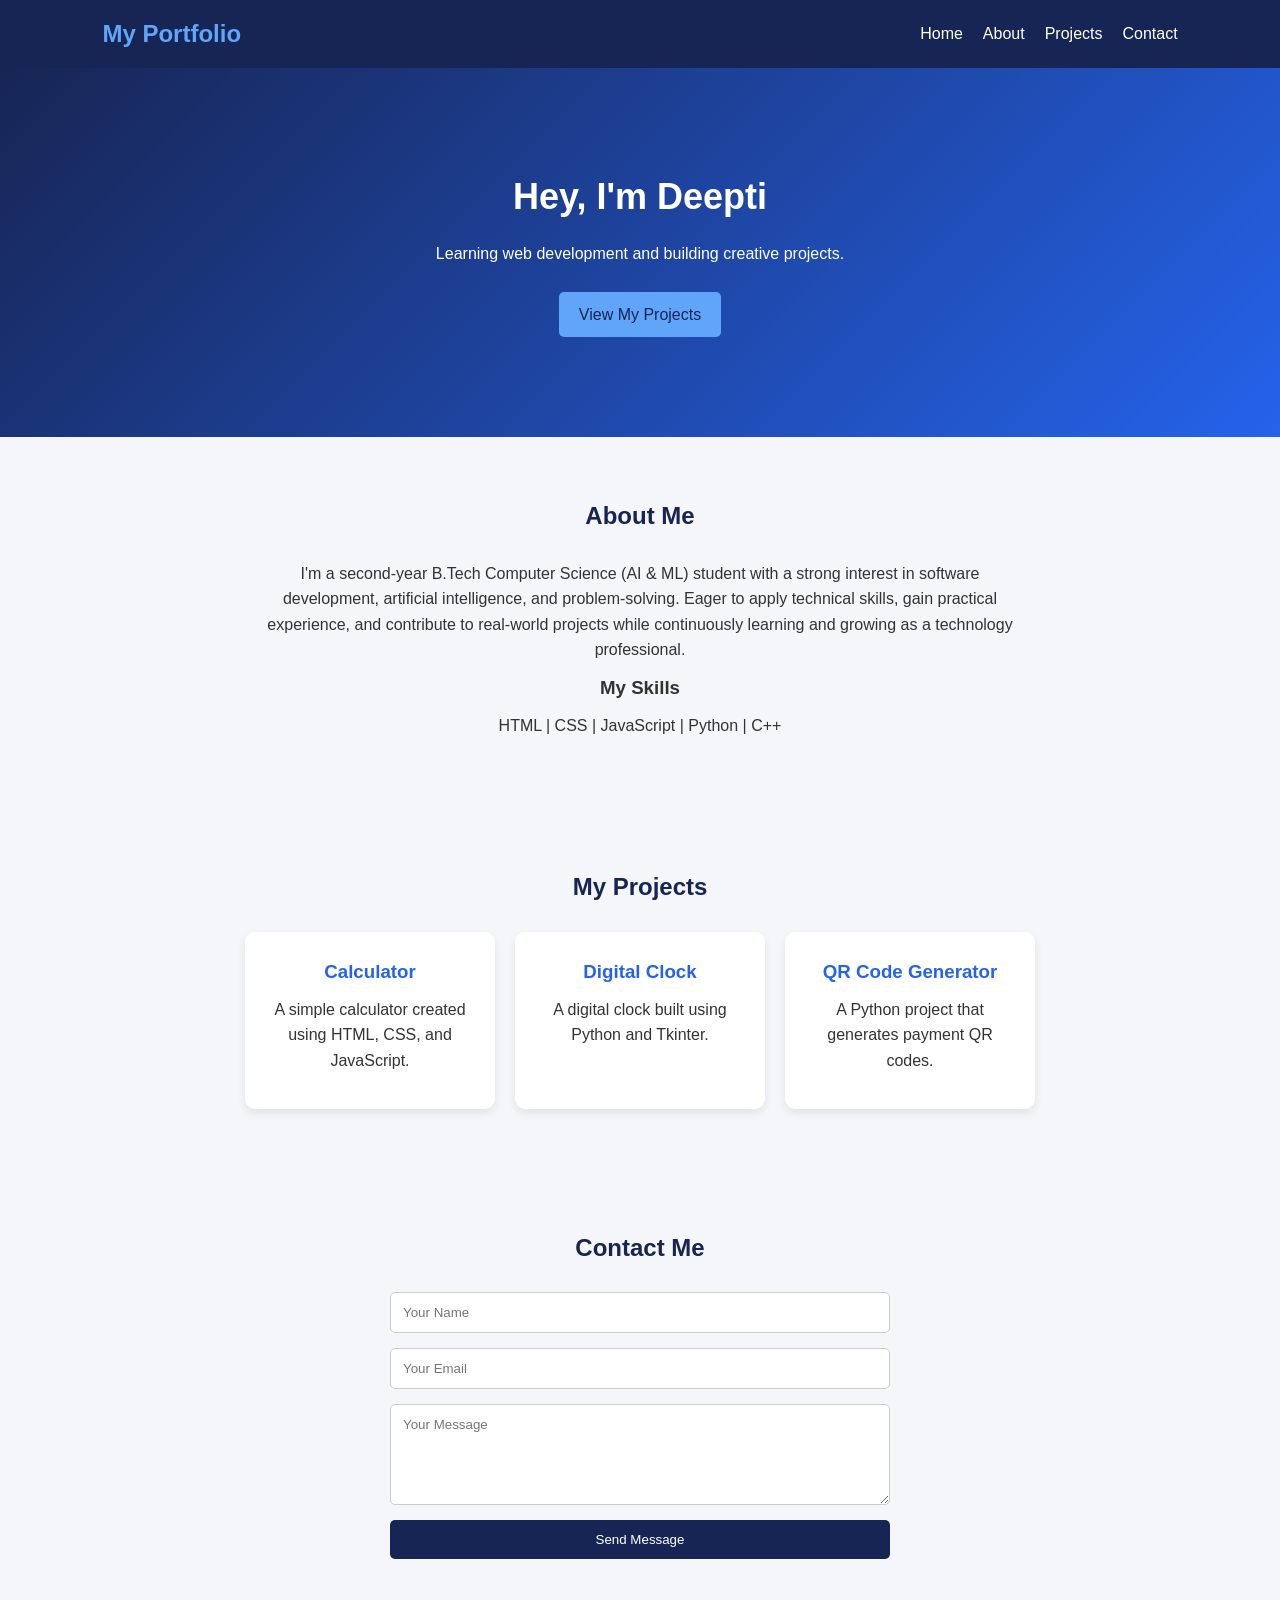
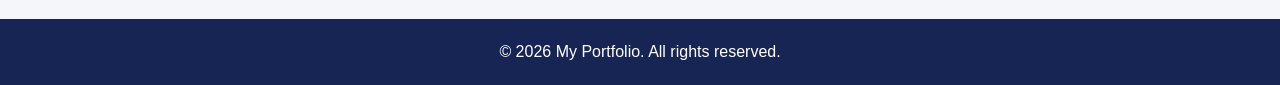
<file: Experiment-2/index.html>
<!DOCTYPE html>
<html lang="en">
<head>
    <meta charset="UTF-8">
    <meta name="viewport" content="width=device-width, initial-scale=1.0">
    <title>My Portfolio</title>
    <link rel="stylesheet" href="exp2.css">
</head>
<body>
    <header>
        <nav>
            <h2 class="logo">My Portfolio</h2>
            <ul>
                <li><a href="#home">Home</a></li>
                <li><a href="#about">About</a></li>
                <li><a href="#projects">Projects</a></li>
                <li><a href="#contact">Contact</a></li>
            </ul>
        </nav>
    </header>

    <section id="home" class="hero">
        <h1>Hey, I'm Deepti</h1>
        <p>Learning web development and building creative projects.</p>
        <a href="#projects" class="btn">View My Projects</a>
    </section>

    <section id="about" class="section">
        <h2>About Me</h2>
        <p>
            I'm a second-year B.Tech Computer Science (AI & ML) student with a strong interest in software development, artificial intelligence, and problem-solving. Eager to apply technical skills, gain practical experience, and contribute to real-world projects while continuously learning and growing as a technology professional.
        </p>
        <h3>My Skills</h3>
        <p>HTML | CSS | JavaScript | Python | C++</p>
    </section>

    <section id="projects" class="section">
        <h2>My Projects</h2>
        <div class="project-container">
            <div class="project-card">
                <h3>Calculator</h3>
                <p>A simple calculator created using HTML, CSS, and JavaScript.</p>
            </div>
            <div class="project-card">
                <h3>Digital Clock</h3>
                <p>A digital clock built using Python and Tkinter.</p>
            </div>
            <div class="project-card">
                <h3>QR Code Generator</h3>
                <p>A Python project that generates payment QR codes.</p>
            </div>
        </div>
    </section>
    <section id="contact" class="section">
        <h2>Contact Me</h2>

        <form action="#" method="post">
            <input type="text" name="name"
                   placeholder="Your Name" required>

            <input type="email" name="email"
                   placeholder="Your Email" required>

            <textarea name="message"
                      placeholder="Your Message"
                      rows="5" required></textarea>

            <button type="submit">Send Message</button>
        </form>
    </section>
    <footer>
        <p>&copy; 2026 My Portfolio. All rights reserved.</p>
    </footer>
</body>
</html>
</file>
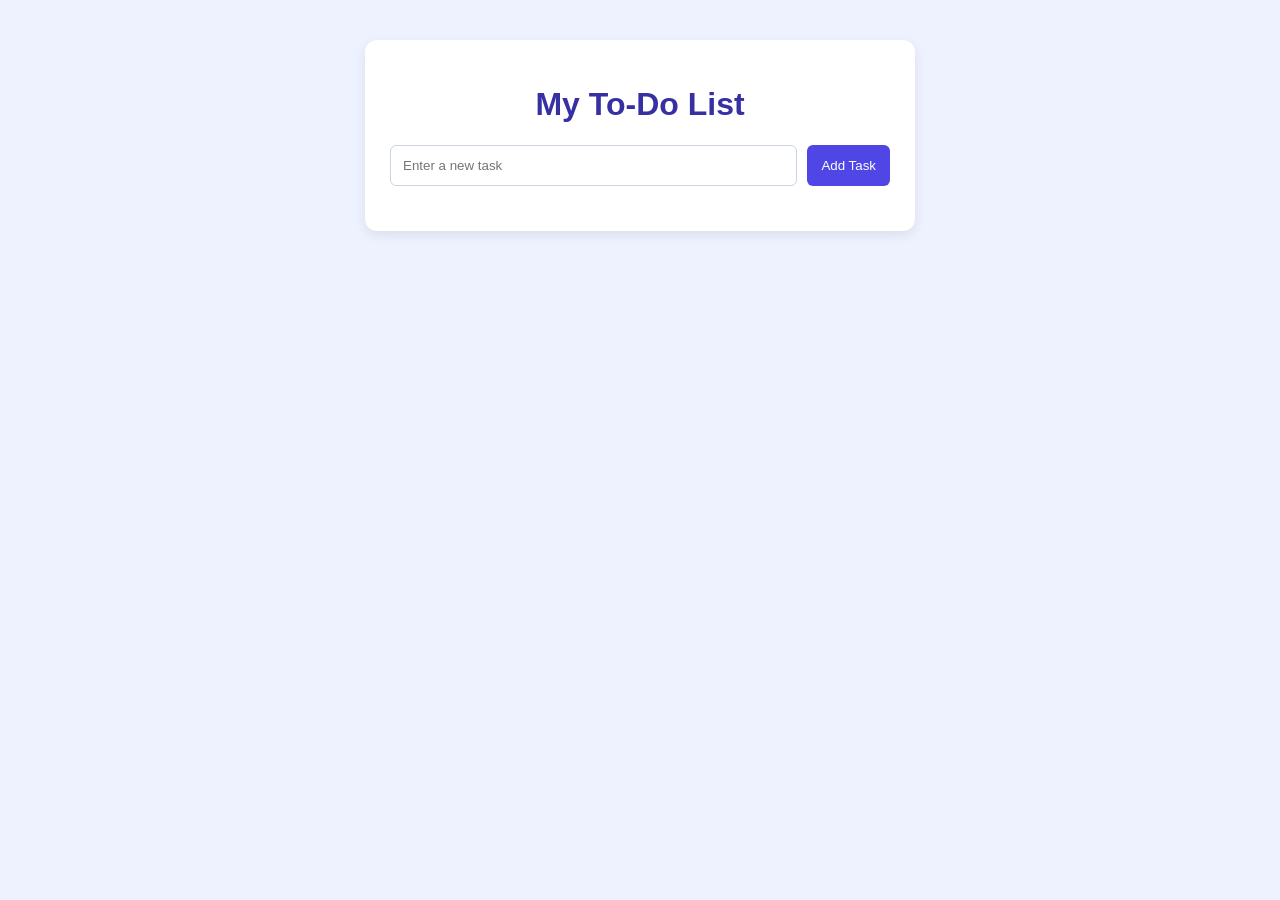
<file: Experiment-3/index.html>
<!DOCTYPE html>
<html lang="en">
<head>
    <meta charset="UTF-8">
    <meta name="viewport" content="width=device-width, initial-scale=1.0">
    <title>To-Do List</title>
    <link rel="stylesheet" href="style.css">
</head>
<body>
    <div class="container">
        <h1>My To-Do List</h1>
        <div class="input-area">
            <input type="text" id="taskInput"
                   placeholder="Enter a new task">
            <button id="addBtn">Add Task</button>
        </div>
        <ul id="taskList"></ul>
    </div>
    <script src="script.js"></script>
</body>
</html>
</file>
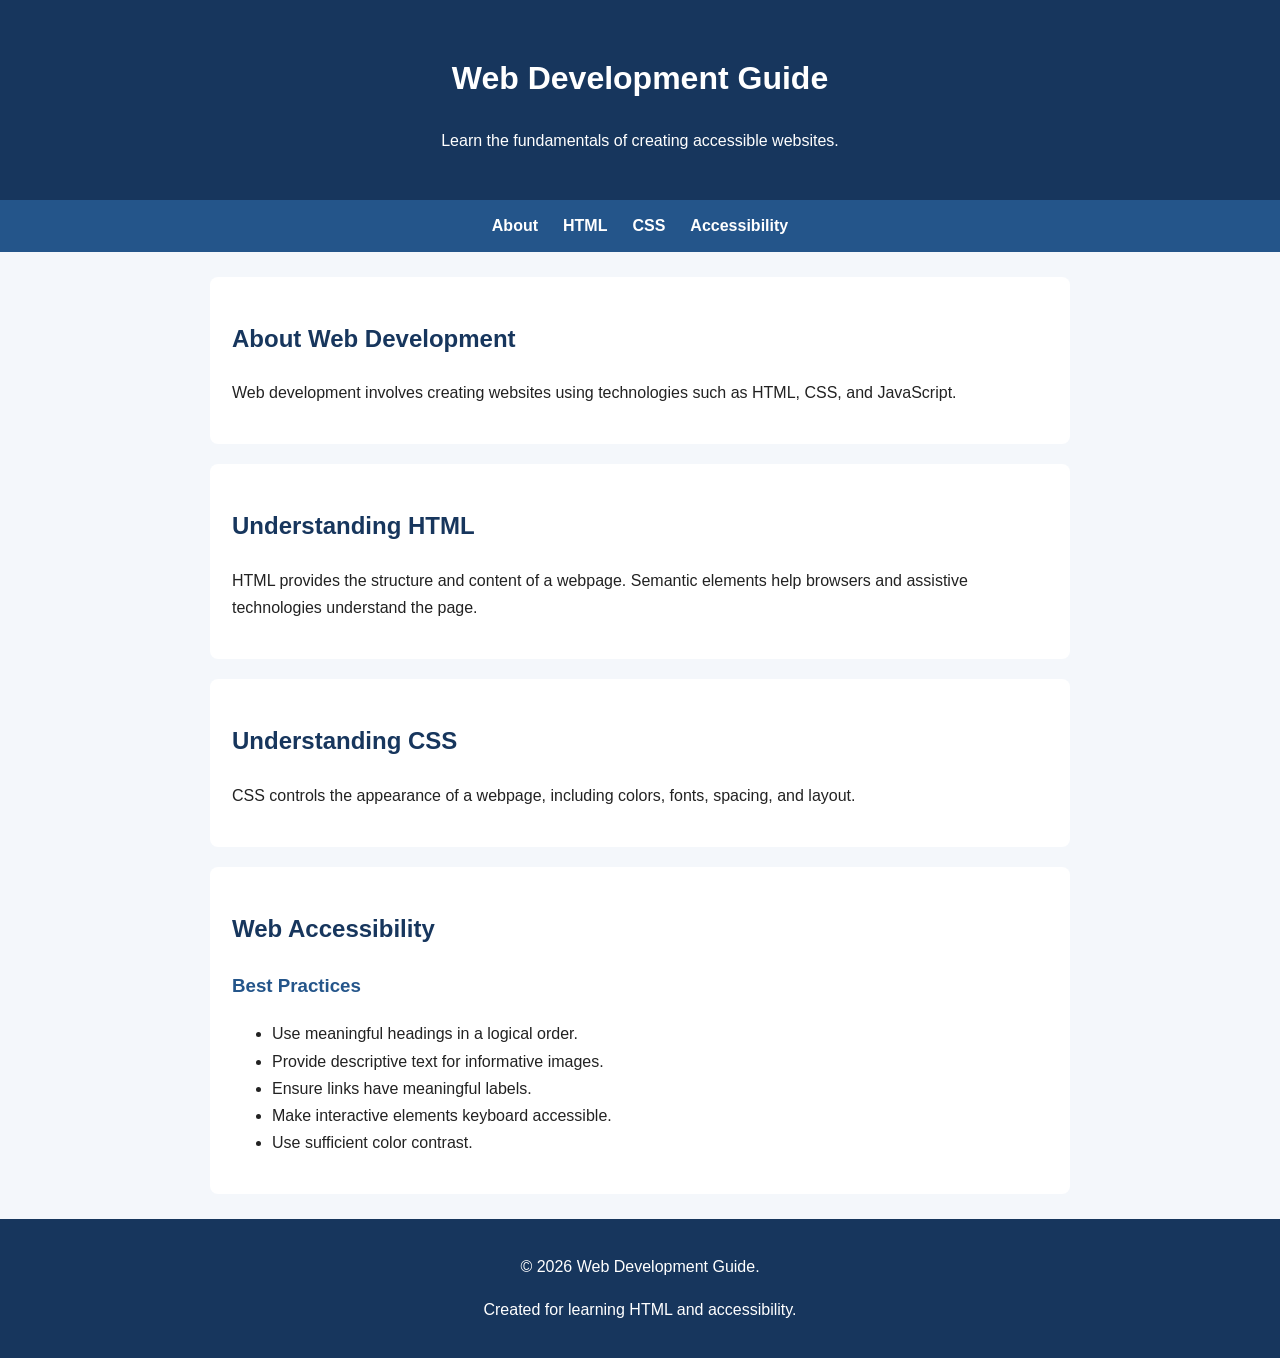
<file: Experiment-4/index.html>
<!DOCTYPE html>
<html lang="en">
<head>
    <meta charset="UTF-8">
    <meta name="viewport"
          content="width=device-width, initial-scale=1.0">
    <title>Web Development Guide | Learn HTML and CSS</title>
    <meta name="description"
          content="Learn the basics of HTML, CSS, semantic HTML,
          SEO, and web accessibility in this beginner-friendly guide.">
    <meta name="robots" content="index, follow">
    <link rel="stylesheet" href="style.css">
</head>
<body>
    <header>
        <h1>Web Development Guide</h1>
        <p>Learn the fundamentals of creating accessible websites.</p>
    </header>
    <nav aria-label="Main navigation">
        <ul>
            <li><a href="#about">About</a></li>
            <li><a href="#html">HTML</a></li>
            <li><a href="#css">CSS</a></li>
            <li><a href="#accessibility">Accessibility</a></li>
        </ul>
    </nav>
    <main>
        <section id="about">
            <h2>About Web Development</h2>
            <p>
                Web development involves creating websites using
                technologies such as HTML, CSS, and JavaScript.
            </p>
        </section>
        <section id="html">
            <h2>Understanding HTML</h2>
            <p>
                HTML provides the structure and content of a webpage.
                Semantic elements help browsers and assistive
                technologies understand the page.
            </p>
        </section>
        <section id="css">
            <h2>Understanding CSS</h2>
            <p>
                CSS controls the appearance of a webpage,
                including colors, fonts, spacing, and layout.
            </p>
        </section>
        <section id="accessibility">
            <h2>Web Accessibility</h2>
            <h3>Best Practices</h3>
            <ul>
                <li>Use meaningful headings in a logical order.</li>
                <li>Provide descriptive text for informative images.</li>
                <li>Ensure links have meaningful labels.</li>
                <li>Make interactive elements keyboard accessible.</li>
                <li>Use sufficient color contrast.</li>
            </ul>
        </section>
    </main>
    <footer>
        <p>&copy; 2026 Web Development Guide.</p>
        <p>Created for learning HTML and accessibility.</p>
    </footer>
</body>
</html>
</file>
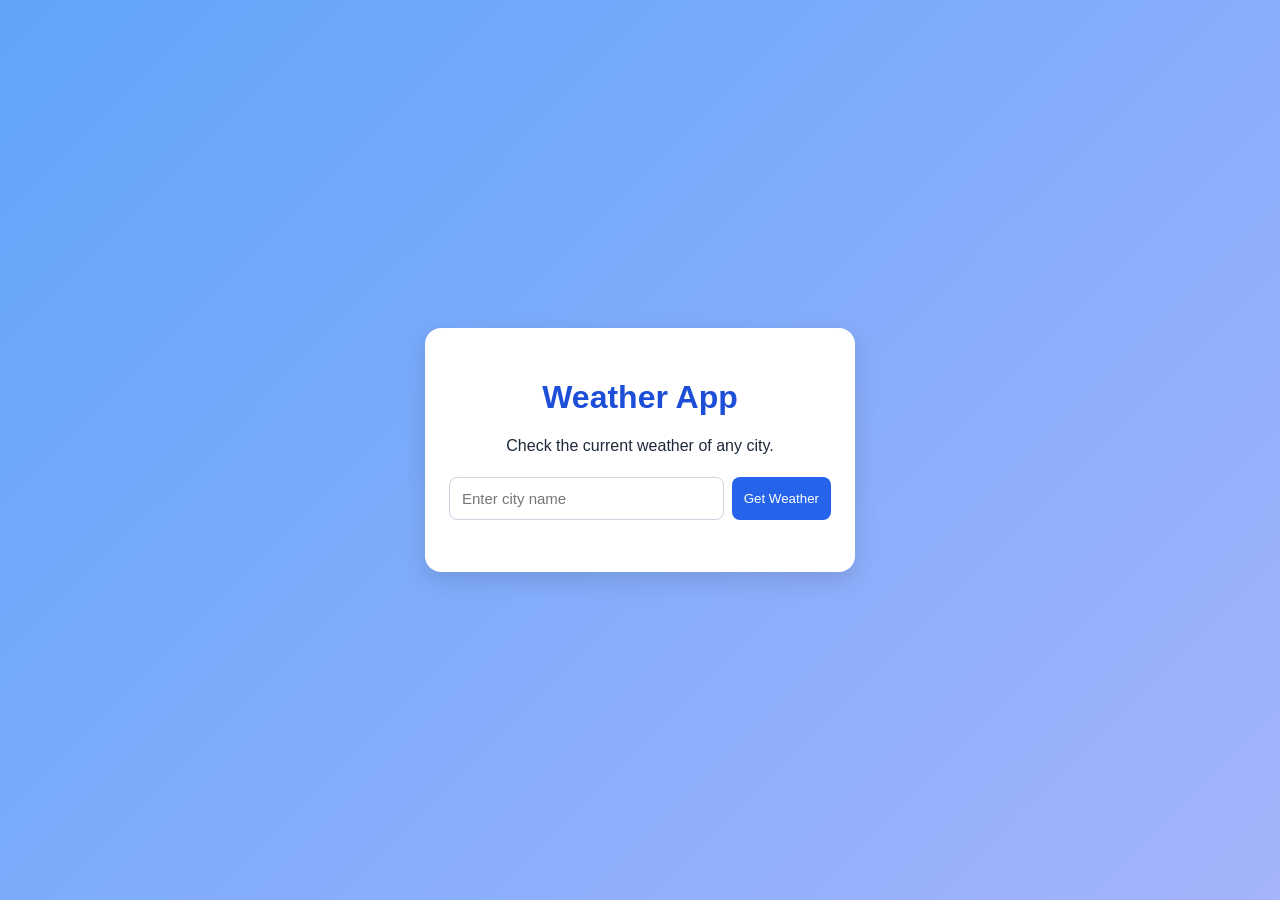
<file: Experiment-5/index.html>
<!DOCTYPE html>
<html lang="en">
<head>
    <meta charset="UTF-8">
    <meta name="viewport" content="width=device-width, initial-scale=1.0">
    <title>Weather App</title>
    <link rel="stylesheet" href="style.css">
</head>
<body>
    <div class="container">
        <h1>Weather App</h1>
        <p>Check the current weather of any city.</p>
        <form id="weatherForm">
            <input
                type="text"
                id="cityInput"
                placeholder="Enter city name"
                aria-label="City name"
                required
            >
            <button type="submit">Get Weather</button>
        </form>
        <p id="message" role="status" aria-live="polite"></p>

        <div id="weatherResult" hidden>
            <h2 id="cityName"></h2>
            <img id="weatherIcon" alt="Weather icon">
            <h3 id="temperature"></h3>
            <p id="description"></p>
            <div class="details">
                <p>Feels Like: <span id="feelsLike"></span></p>
                <p>Humidity: <span id="humidity"></span></p>
                <p>Wind Speed: <span id="wind"></span></p>
            </div>
        </div>
    </div>
    <script src="script.js"></script>
</body>
</html>
</file>
<file: Experiment-2/exp2.css>
* {
    margin: 0;
    padding: 0;
    box-sizing: border-box;
}
html {
    scroll-behavior: smooth;
}
body {
    font-family: Arial, sans-serif;
    line-height: 1.6;
    color: #333;
    background-color: #f4f6f9;
}
header {
    background-color: #172554;
    color: white;
    padding: 15px 8%;
}
nav {
    display: flex;
    justify-content: space-between;
    align-items: center;
    flex-wrap: wrap;
}
.logo {
    color: #60a5fa;
}
nav ul {
    display: flex;
    list-style: none;
    gap: 20px;
}
nav a {
    color: white;
    text-decoration: none;
}
nav a:hover {
    color: #60a5fa;
}
.hero {
    text-align: center;
    padding: 100px 20px;
    background: linear-gradient(135deg, #172554, #2563eb);
    color: white;
}
.hero h1 {
    font-size: 36px;
    margin-bottom: 15px;
}
.hero p {
    margin-bottom: 25px;
}
.btn {
    display: inline-block;
    padding: 10px 20px;
    background-color: #60a5fa;
    color: #172554;
    text-decoration: none;
    border-radius: 5px;
}
.section {
    padding: 60px 10%;
    text-align: center;
}
.section h2 {
    color: #172554;
    margin-bottom: 25px;
}
.section p {
    max-width: 750px;
    margin: 10px auto;
}
.project-container {
    display: flex;
    justify-content: center;
    flex-wrap: wrap;
    gap: 20px;
}
.project-card {
    background: white;
    padding: 25px;
    width: 250px;
    border-radius: 10px;
    box-shadow: 0 4px 10px #00000015;
}
.project-card h3 {
    color: #2563eb;
    margin-bottom: 10px;
}
form {
    max-width: 500px;
    margin: auto;
    display: flex;
    flex-direction: column;
    gap: 15px;
}
input, textarea {
    width: 100%;
    padding: 12px;
    border: 1px solid #ccc;
    border-radius: 5px;
    font-family: inherit;
}
button {
    padding: 12px;
    background-color: #172554;
    color: white;
    border: none;
    border-radius: 5px;
    cursor: pointer;
}
button:hover {
    background-color: #2563eb;
}
footer {
    background-color: #172554;
    color: white;
    text-align: center;
    padding: 20px;
}
@media (max-width: 600px) {
    nav {
        flex-direction: column;
        gap: 15px;
    }
    nav ul {
        flex-wrap: wrap;
        justify-content: center;
        gap: 12px;
    }

    .hero h1 {
        font-size: 27px;
    }

    .section {
        padding: 40px 6%;
    }
}
</file>
<file: Experiment-3/style.css>
body {
    font-family: Arial, sans-serif;
    background-color: #eef2ff;
    margin: 0;
    padding: 40px 15px;
}
.container {
    max-width: 500px;
    margin: auto;
    padding: 25px;
    background-color: white;
    border-radius: 12px;
    box-shadow: 0 4px 12px #00000015;
}
h1 {
    text-align: center;
    color: #3730a3;
}
.input-area {
    display: flex;
    gap: 10px;
}
input {
    flex: 1;
    min-width: 0;
    padding: 12px;
    border: 1px solid #cbd5e1;
    border-radius: 6px;
}
button {
    padding: 10px 14px;
    border: none;
    border-radius: 6px;
    background-color: #4f46e5;
    color: white;
    cursor: pointer;
}
button:hover {
    background-color: #3730a3;
}
ul {
    list-style: none;
    padding: 0;
    margin-top: 20px;
}
li {
    display: flex;
    align-items: center;
    gap: 10px;
    padding: 12px;
    margin-bottom: 10px;
    background-color: #f8fafc;
    border-radius: 6px;
    overflow-wrap: anywhere;
}
.task-text {
    flex: 1;
}
.completed .task-text {
    text-decoration: line-through;
    color: #64748b;
}
.delete-btn {
    background-color: #dc2626;
}
.delete-btn:hover {
    background-color: #991b1b;
}
@media (max-width: 400px) {
    .input-area {
        flex-direction: column;
    }
}
</file>
<file: Experiment-4/style.css>
* {
    box-sizing: border-box;
}
body {
    margin: 0;
    font-family: Arial, sans-serif;
    line-height: 1.7;
    color: #222;
    background-color: #f4f7fb;
}
header {
    background-color: #17365d;
    color: white;
    text-align: center;
    padding: 30px 15px;
}
nav {
    background-color: #24558a;
    padding: 12px;
}
nav ul {
    list-style: none;
    display: flex;
    justify-content: center;
    flex-wrap: wrap;
    gap: 25px;
    margin: 0;
    padding: 0;
}
nav a {
    color: white;
    text-decoration: none;
    font-weight: bold;
}
nav a:hover,
nav a:focus-visible {
    text-decoration: underline;
}
main {
    max-width: 900px;
    margin: 25px auto;
    padding: 0 20px;
}
section {
    background-color: white;
    margin-bottom: 20px;
    padding: 22px;
    border-radius: 8px;
}
h2 {
    color: #17365d;
}
h3 {
    color: #24558a;
}
a:focus-visible {
    outline: 3px solid #facc15;
    outline-offset: 3px;
}
footer {
    text-align: center;
    background-color: #17365d;
    color: white;
    padding: 18px;
}
@media (max-width: 600px) {
    nav ul {
        gap: 12px;
    }
    main {
        padding: 0 12px;
    }
}
</file>
<file: Experiment-5/style.css>
* {
    box-sizing: border-box;
}
body {
    margin: 0;
    min-height: 100vh;
    display: flex;
    justify-content: center;
    align-items: center;
    padding: 20px;
    font-family: Arial, sans-serif;
    background: linear-gradient(135deg, #60a5fa, #a5b4fc);
    color: #1e293b;
}
.container {
    width: 100%;
    max-width: 430px;
    padding: 30px 24px;
    text-align: center;
    background: white;
    border-radius: 16px;
    box-shadow: 0 8px 25px #00000020;
}
h1 {
    color: #1d4ed8;
}
form {
    display: flex;
    gap: 8px;
    margin: 22px 0;
}
input {
    flex: 1;
    min-width: 0;
    padding: 12px;
    border: 1px solid #cbd5e1;
    border-radius: 8px;
    font-size: 15px;
}
button {
    padding: 12px;
    border: none;
    border-radius: 8px;
    background: #2563eb;
    color: white;
    cursor: pointer;
}
button:hover {
    background: #1d4ed8;
}
button:focus-visible,
input:focus-visible {
    outline: 3px solid #f59e0b;
    outline-offset: 2px;
}
#weatherResult {
    margin-top: 20px;
    padding: 18px;
    background: #eff6ff;
    border-radius: 12px;
}
#weatherIcon {
    width: 90px;
    height: 90px;
}
#temperature {
    font-size: 32px;
    margin: 5px;
}
.details {
    margin-top: 15px;
    padding-top: 10px;
    border-top: 1px solid #bfdbfe;
}
#message {
    color: #b91c1c;
}
@media (max-width: 380px) {
    form {
        flex-direction: column;
    }
}
</file>
